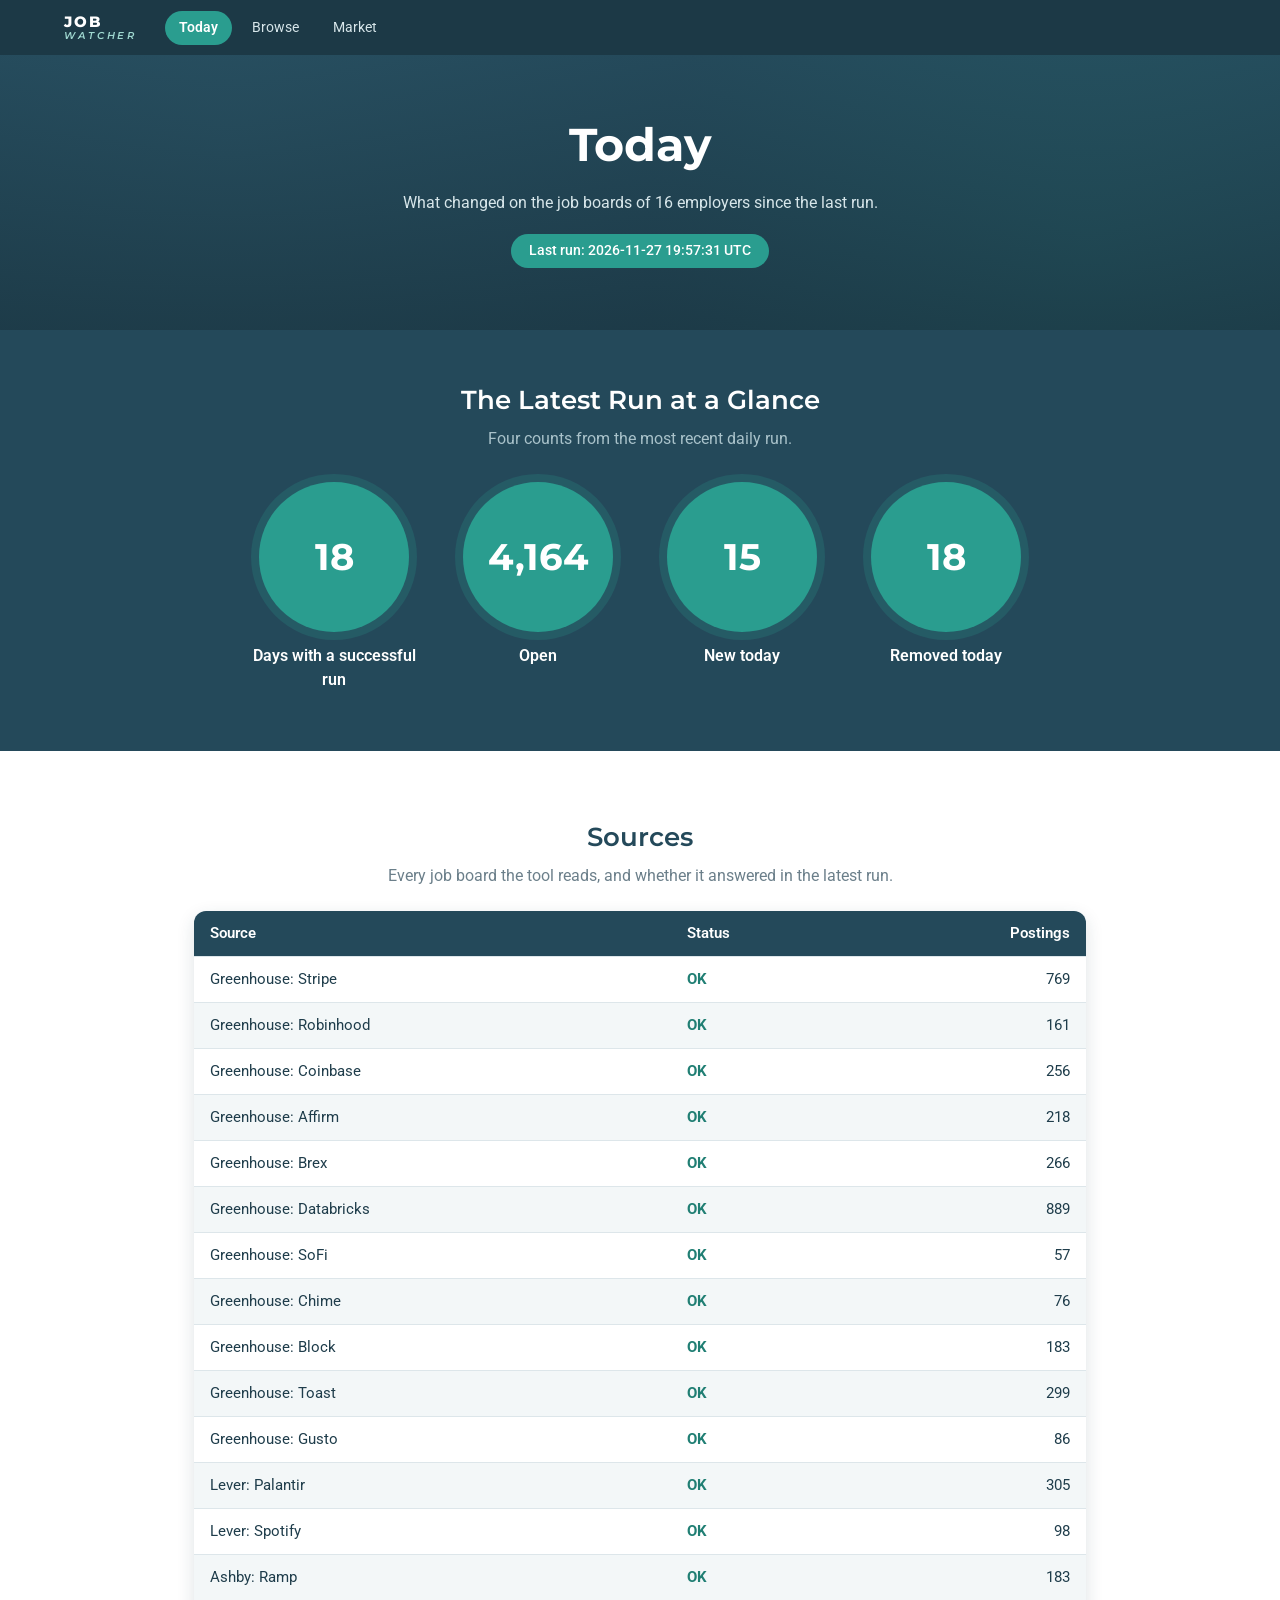
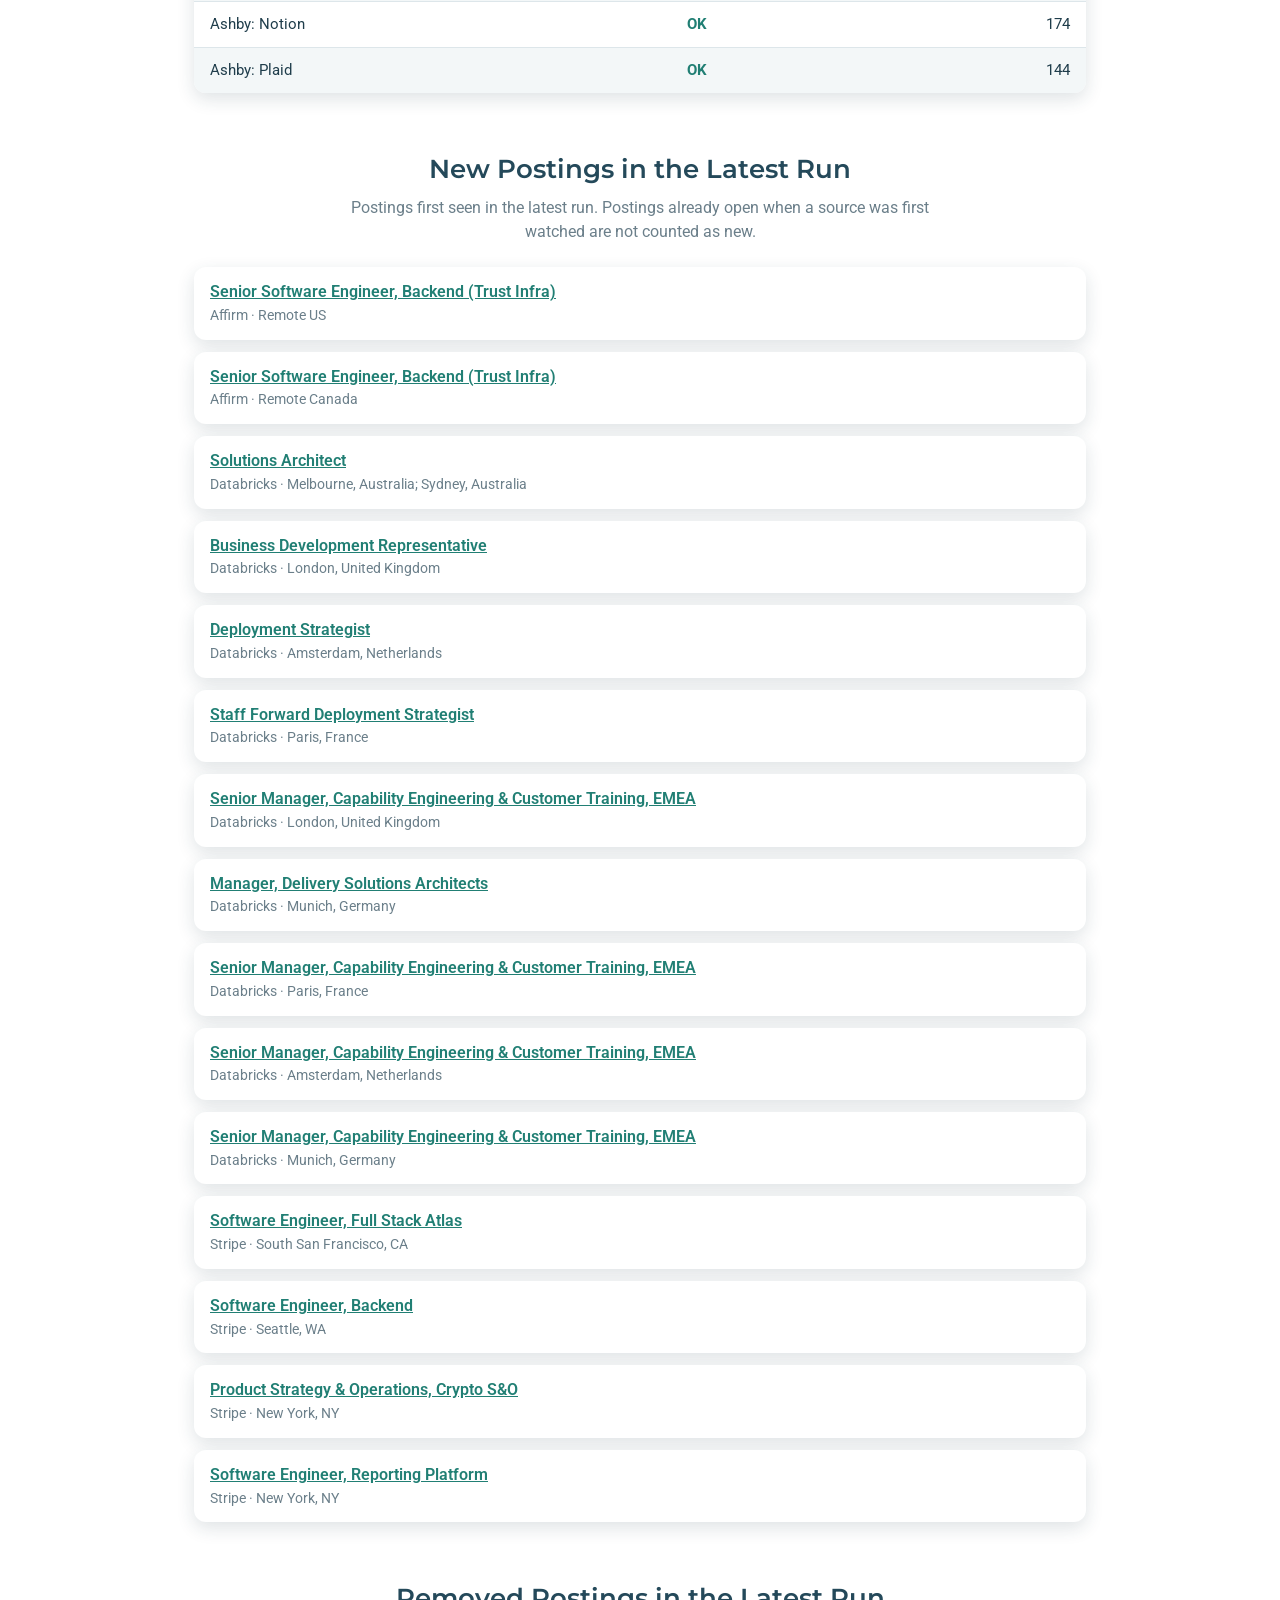
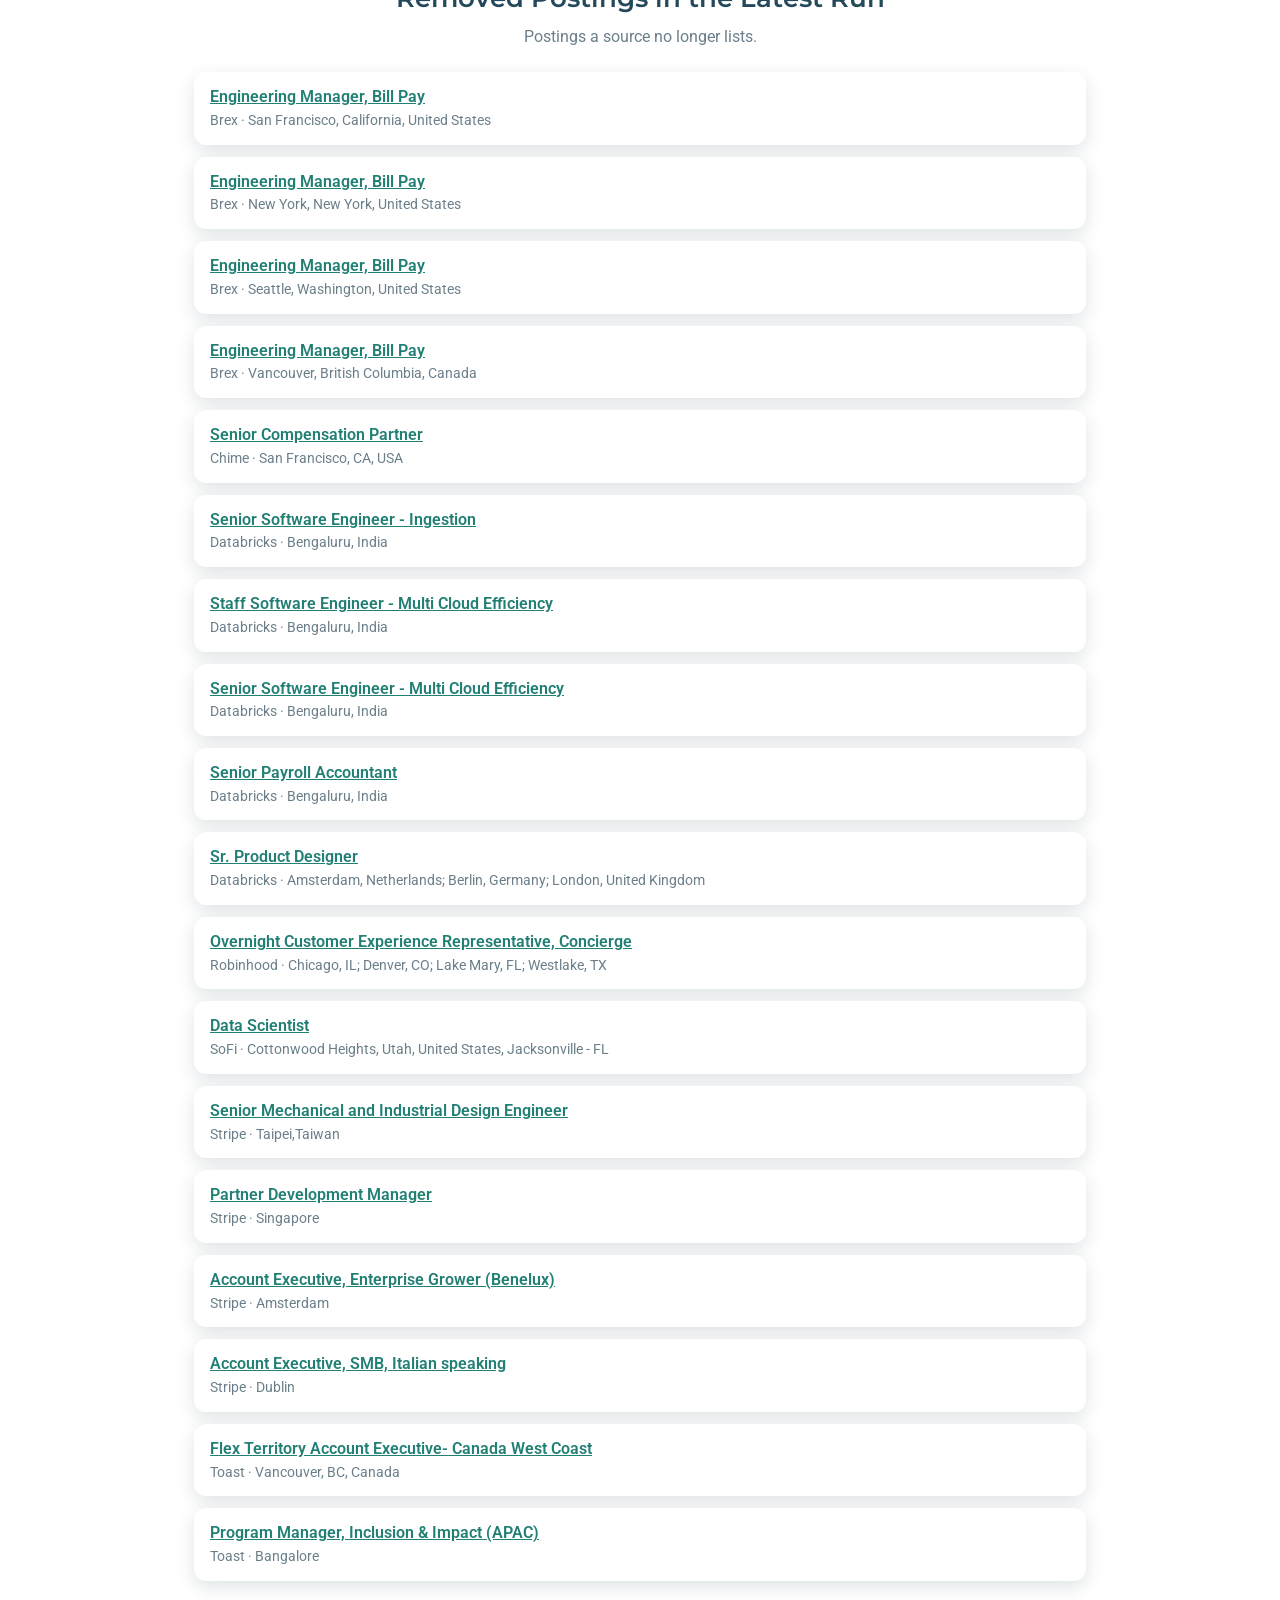
<file: index.html>
<!doctype html>
<html lang="en"><head><meta charset="utf-8"><meta name="viewport" content="width=device-width,initial-scale=1">
<title>Today · Job Watcher</title>
<link rel="manifest" href="manifest.webmanifest"><meta name="theme-color" content="#1c3946">
<link rel="icon" href="assets/icon-192.png"><link rel="apple-touch-icon" href="assets/icon-192.png">
<link rel="preconnect" href="https://fonts.googleapis.com"><link rel="preconnect" href="https://fonts.gstatic.com" crossorigin>
<link href="https://fonts.googleapis.com/css2?family=Montserrat:wght@500;600;700;800&family=Roboto:wght@400;500;700&display=swap" rel="stylesheet">
<link rel="stylesheet" href="assets/style.css"></head><body>
<nav id="nav"></nav>
<header class="hero"><h1>Today</h1><p>What changed on the job boards of 16 employers since the last run.</p><span class="stamp" id="runtime">Loading…</span></header>
<section class="band"><h2>The Latest Run at a Glance</h2><p class="lede">Four counts from the most recent daily run.</p><div class="circles" id="cards"></div></section>
<main>
<h2>Sources</h2>
<p class="lede">Every job board the tool reads, and whether it answered in the latest run.</p>
<div id="sources"></div>
<h2>New Postings in the Latest Run</h2>
<p class="lede">Postings first seen in the latest run. Postings already open when a source was first watched are not counted as new.</p>
<div id="new"></div>
<h2>Removed Postings in the Latest Run</h2>
<p class="lede">Postings a source no longer lists.</p>
<div id="removed"></div>
</main>
<script src="assets/app.js"></script>
<script>
(async () => {
  const { loadHistory, loadStatus, esc, fmt, sourceLabel } = JW;
  let status, rows;
  try { [status, rows] = await Promise.all([loadStatus(), loadHistory()]); }
  catch (e) { document.getElementById("runtime").textContent = "No data yet"; document.getElementById("new").innerHTML = '<div class="notice">No data yet. The pipeline has not completed its first run, or you are offline and nothing has been cached.</div>'; return; }
  document.getElementById("runtime").textContent = `Last run: ${status.run_time} UTC`;
  // the four counts come from the status file; the lists are computed from the history file
  const day = status.run_time.slice(0, 10);
  const newRows = rows.filter(r => r.first_seen === day && !r.first_run);
  const remRows = rows.filter(r => r.removed_date === day);
  const cards = [[status.days_with_success, "Days with a successful run"], [status.open, "Open"], [status.new_today, "New today"], [status.removed_today, "Removed today"]];
  document.getElementById("cards").innerHTML = cards.map(([n, l]) => `<div class="circle"><div class="disc"><span class="num">${fmt(n)}</span></div><div class="lbl">${l}</div></div>`).join("");
  const employer = {}; rows.forEach(r => employer[r.source] = r.employer);
  document.getElementById("sources").innerHTML = `<table><thead><tr><th>Source</th><th>Status</th><th class="num">Postings</th></tr></thead><tbody>` +
    status.sources.map(s => `<tr><td>${esc(sourceLabel(s.name, employer[s.name]))}</td><td class="${s.ok ? "ok" : "fail"}">${s.ok ? "OK" : "Failed"}</td><td class="num">${fmt(s.count)}</td></tr>`).join("") + `</tbody></table>`;
  const list = rs => rs.length ? `<ul class="postings">` + rs.map(r => `<li><div class="main"><div class="title"><a href="${esc(r.url)}" target="_blank" rel="noopener">${esc(r.title || "(untitled)")}</a></div>
    <div class="small muted">${esc(r.employer)} · ${esc(r.location || "no location")}${r.in_role ? ' <span class="pill">In role</span>' : ""}</div></div></li>`).join("") + `</ul>` : `<div class="empty">None in the latest run.</div>`;
  document.getElementById("new").innerHTML = list(newRows);
  document.getElementById("removed").innerHTML = list(remRows);
})();
</script>
</body></html>
</file>
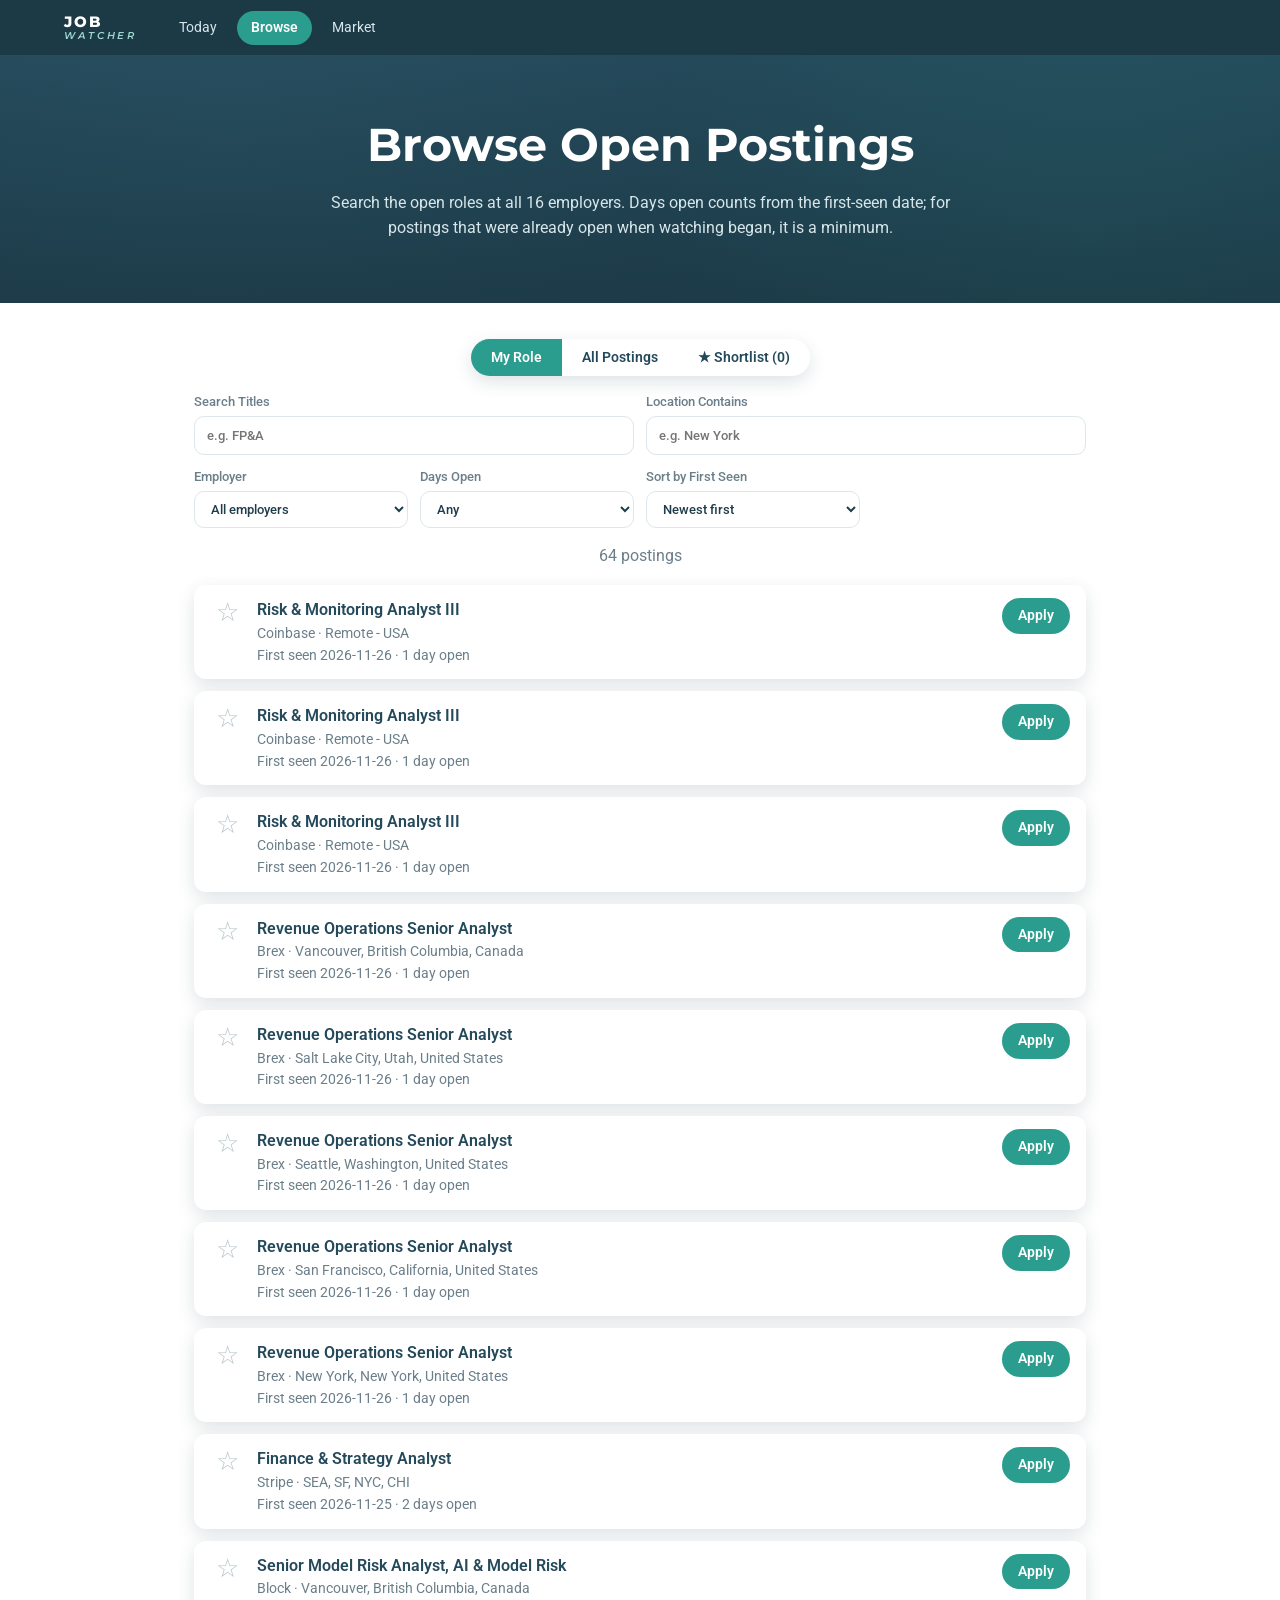
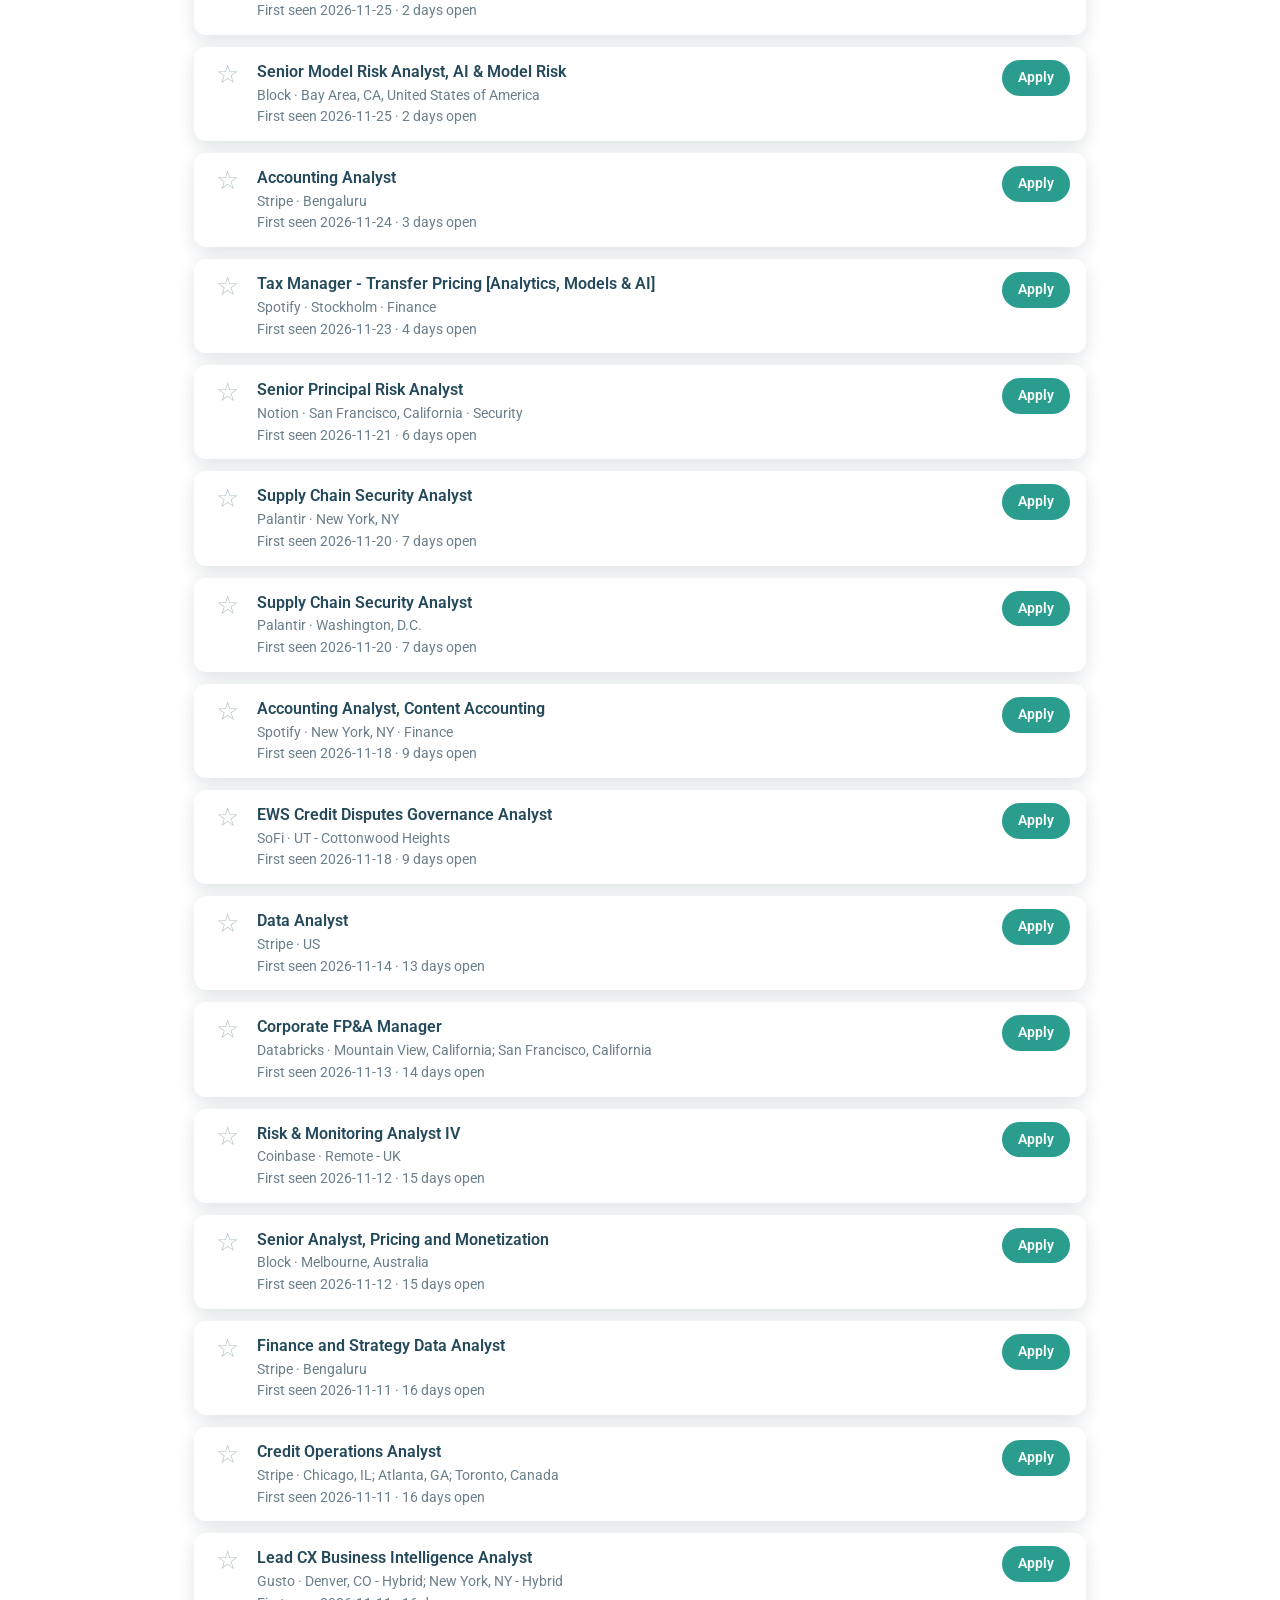
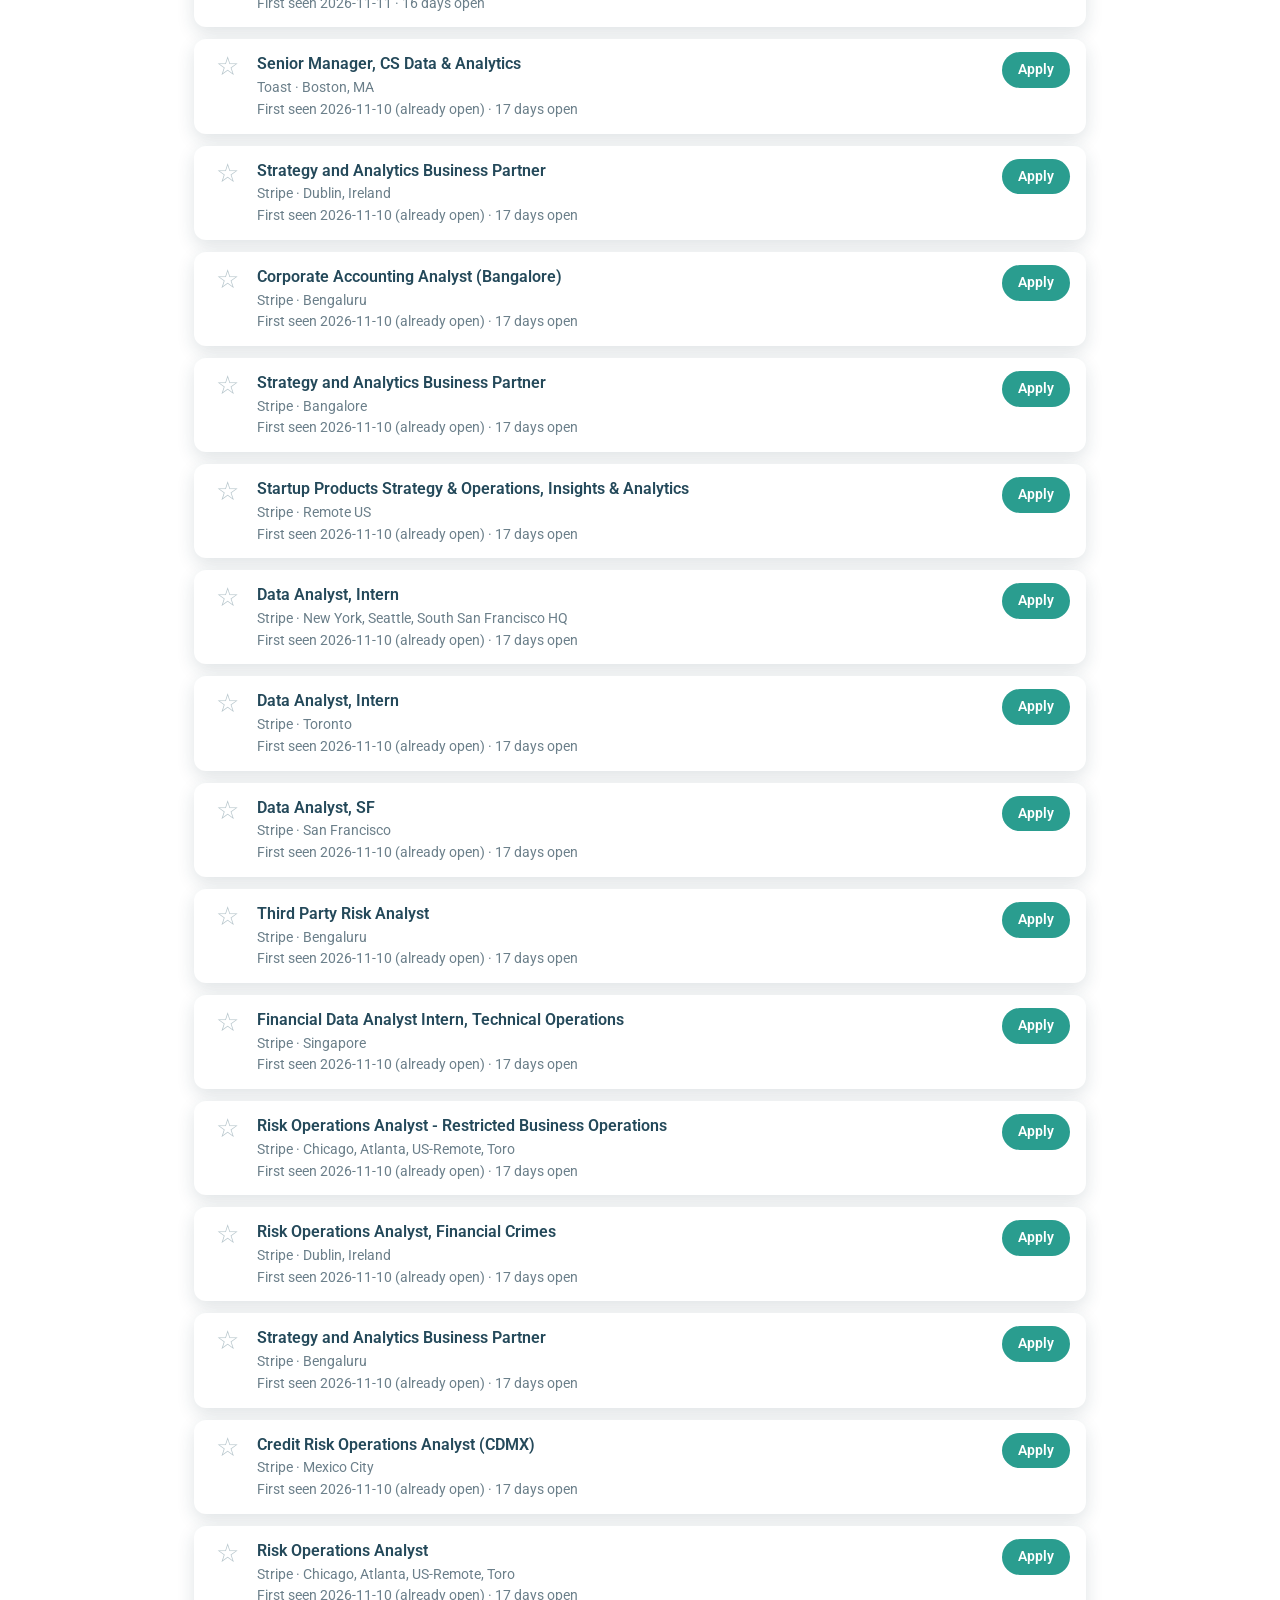
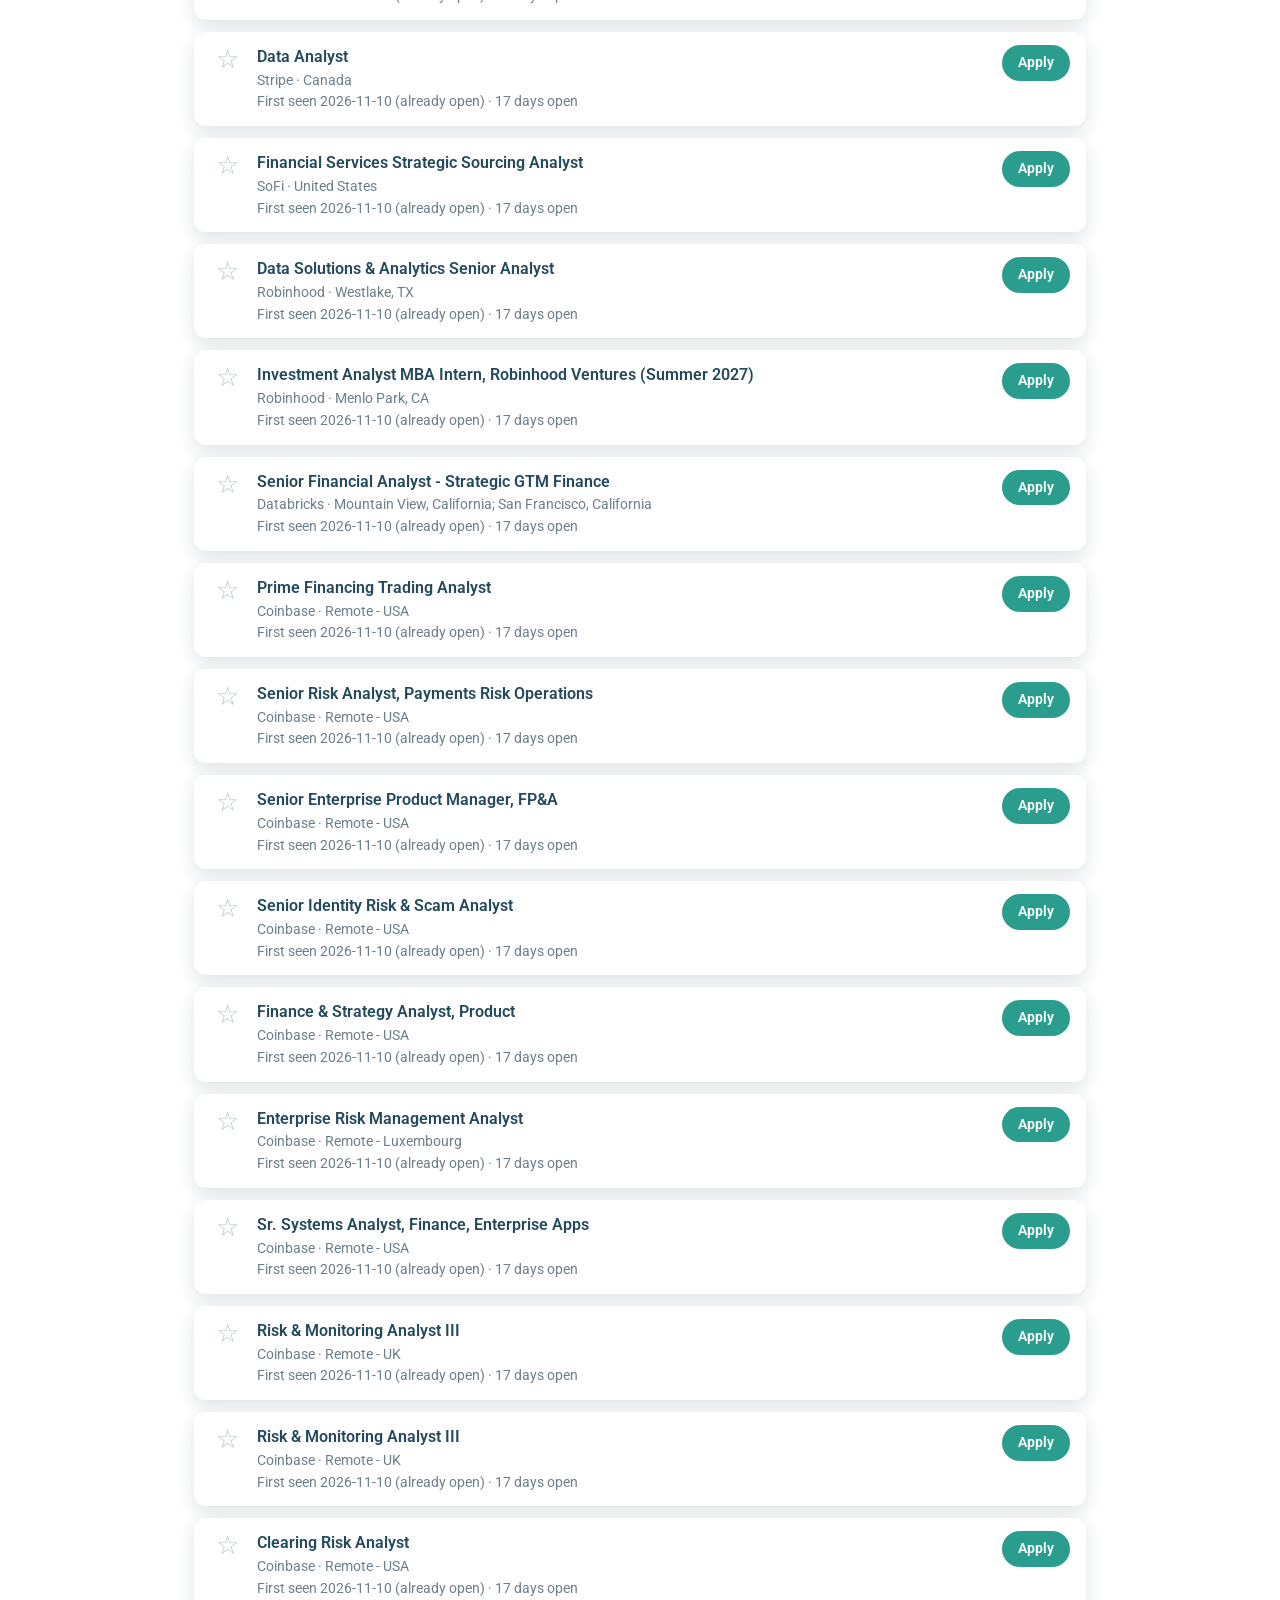
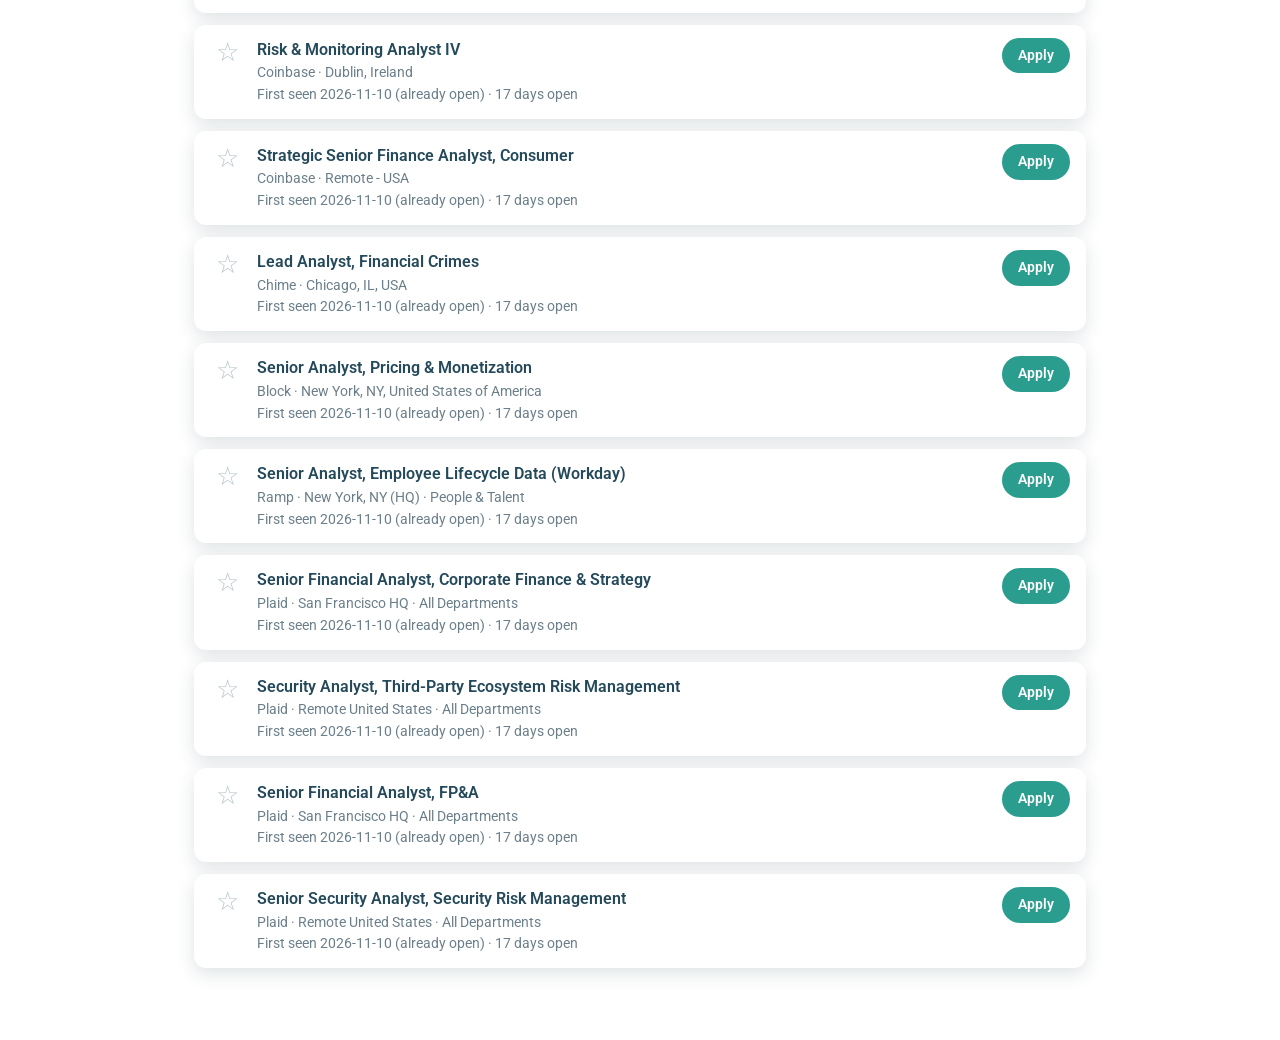
<file: browse.html>
<!doctype html>
<html lang="en"><head><meta charset="utf-8"><meta name="viewport" content="width=device-width,initial-scale=1">
<title>Browse · Job Watcher</title>
<link rel="manifest" href="manifest.webmanifest"><meta name="theme-color" content="#1c3946">
<link rel="icon" href="assets/icon-192.png"><link rel="apple-touch-icon" href="assets/icon-192.png">
<link rel="preconnect" href="https://fonts.googleapis.com"><link rel="preconnect" href="https://fonts.gstatic.com" crossorigin>
<link href="https://fonts.googleapis.com/css2?family=Montserrat:wght@500;600;700;800&family=Roboto:wght@400;500;700&display=swap" rel="stylesheet">
<link rel="stylesheet" href="assets/style.css"></head><body>
<nav id="nav"></nav>
<header class="hero"><h1>Browse Open Postings</h1><p>Search the open roles at all 16 employers. Days open counts from the first-seen date; for postings that were already open when watching began, it is a minimum.</p></header>
<main>
<div class="toolbar">
<div class="seg" role="group" aria-label="Scope"><button id="scopeRole" aria-pressed="true">My Role</button><button id="scopeAll" aria-pressed="false">All Postings</button><button id="scopeShort" aria-pressed="false">★ Shortlist (<span id="shortN">0</span>)</button></div>
</div>
<div class="filters">
  <div class="pair">
    <label>Search Titles<input id="q" type="search" placeholder="e.g. FP&amp;A"></label>
    <label>Location Contains<input id="loc" list="locs" placeholder="e.g. New York"><datalist id="locs"></datalist></label>
  </div>
  <label>Employer<select id="emp"><option value="">All employers</option></select></label>
  <label>Days Open<select id="days"><option value="0">Any</option><option value="7">7 or more</option><option value="14">14 or more</option><option value="30">30 or more</option><option value="90">90 or more</option></select></label>
  <label>Sort by First Seen<select id="sort"><option value="new">Newest first</option><option value="old">Oldest first</option></select></label>
</div>
<p id="count" class="muted"></p>
<div id="list"></div>
<p style="text-align:center"><button class="btn" id="more" hidden>Show More</button></p>
</main>
<script src="assets/app.js"></script>
<script>
(async () => {
  const { loadHistory, esc, dayNum } = JW;
  let rows, allRows;
  try { allRows = await loadHistory(); rows = allRows.filter(r => r.status === "open"); }
  catch (e) { document.getElementById("list").innerHTML = '<div class="notice">No data yet. Come back after the first pipeline run.</div>'; return; }
  const lastRun = rows.reduce((m, r) => r.last_seen > m ? r.last_seen : m, "");
  rows.forEach(r => r.daysOpen = dayNum(lastRun) - dayNum(r.first_seen));
  const KEY = "jobwatcher.shortlist";
  const load = () => { try { return new Set(JSON.parse(localStorage.getItem(KEY) || "[]")); } catch (e) { return new Set(); } };
  const save = s => { try { localStorage.setItem(KEY, JSON.stringify([...s])); } catch (e) {} };
  const stars = load();
  const $ = id => document.getElementById(id);
  let view = "role", shown = 100;  // view: role | all | short
  $("emp").innerHTML += [...new Set(rows.map(r => r.employer))].sort().map(e => `<option>${esc(e)}</option>`).join("");
  $("locs").innerHTML = [...new Set(rows.map(r => r.location).filter(Boolean))].sort().map(l => `<option value="${esc(l)}">`).join("");

  function render() {
    const q = $("q").value.trim().toLowerCase(), emp = $("emp").value, loc = $("loc").value.trim().toLowerCase(), md = +$("days").value;
    // the shortlist shows every starred posting (any role, and ones since removed); other views show open postings
    const base = view === "short" ? allRows.filter(r => stars.has(r.posting_id)) : rows;
    let out = base.filter(r => (view !== "role" || r.in_role) && (!emp || r.employer === emp) && (!loc || r.location.toLowerCase().includes(loc)) &&
      (view === "short" || r.daysOpen >= md) && (!q || r.title.toLowerCase().includes(q)));
    $("shortN").textContent = stars.size;
    out.sort((a, b) => a.first_seen === b.first_seen ? (a.posting_id < b.posting_id ? -1 : 1) : (a.first_seen < b.first_seen ? -1 : 1));
    if ($("sort").value === "new") out.reverse();
    $("count").textContent = `${out.length.toLocaleString("en-US")} posting${out.length === 1 ? "" : "s"}`;
    $("list").innerHTML = out.length ? `<ul class="postings">` + out.slice(0, shown).map(r => `<li><button class="star ${stars.has(r.posting_id) ? "on" : ""}" data-id="${esc(r.posting_id)}" aria-label="Save to shortlist" aria-pressed="${stars.has(r.posting_id)}">${stars.has(r.posting_id) ? "★" : "☆"}</button>
      <div class="main"><div class="title">${esc(r.title || "(untitled)")}</div><div class="small muted">${esc(r.employer)} · ${esc(r.location || "no location")}${r.department ? " · " + esc(r.department) : ""}</div>
      <div class="small muted">First seen ${r.first_seen}${r.first_run ? " (already open)" : ""} · ${r.status === "removed" ? '<span class="pill">Removed ' + r.removed_date + "</span>" : r.daysOpen + " day" + (r.daysOpen === 1 ? "" : "s") + " open"}</div></div>
      <a class="apply" href="${esc(r.url)}" target="_blank" rel="noopener">Apply</a></li>`).join("") + `</ul>` : `<div class="empty">${view === "short" ? "Your shortlist is empty. Tap ☆ on a posting to save it here." : "No postings match." + (view === "role" ? " Try “All postings”." : "")}</div>`;
    $("more").hidden = out.length <= shown;
  }
  $("list").addEventListener("click", e => {
    const b = e.target.closest(".star"); if (!b) return;
    const id = b.dataset.id; stars.has(id) ? stars.delete(id) : stars.add(id); save(stars); render();
  });
  ["q", "emp", "loc", "days", "sort"].forEach(id => $(id).addEventListener("input", () => { shown = 100; render(); }));
  $("more").addEventListener("click", () => { shown += 100; render(); });
  const tabs = [["scopeRole", "role"], ["scopeAll", "all"], ["scopeShort", "short"]];
  tabs.forEach(([id, v]) => $(id).addEventListener("click", () => {
    view = v; tabs.forEach(([i, w]) => $(i).setAttribute("aria-pressed", w === v)); shown = 100; render();
  }));
  render();
})();
</script>
</body></html>
</file>
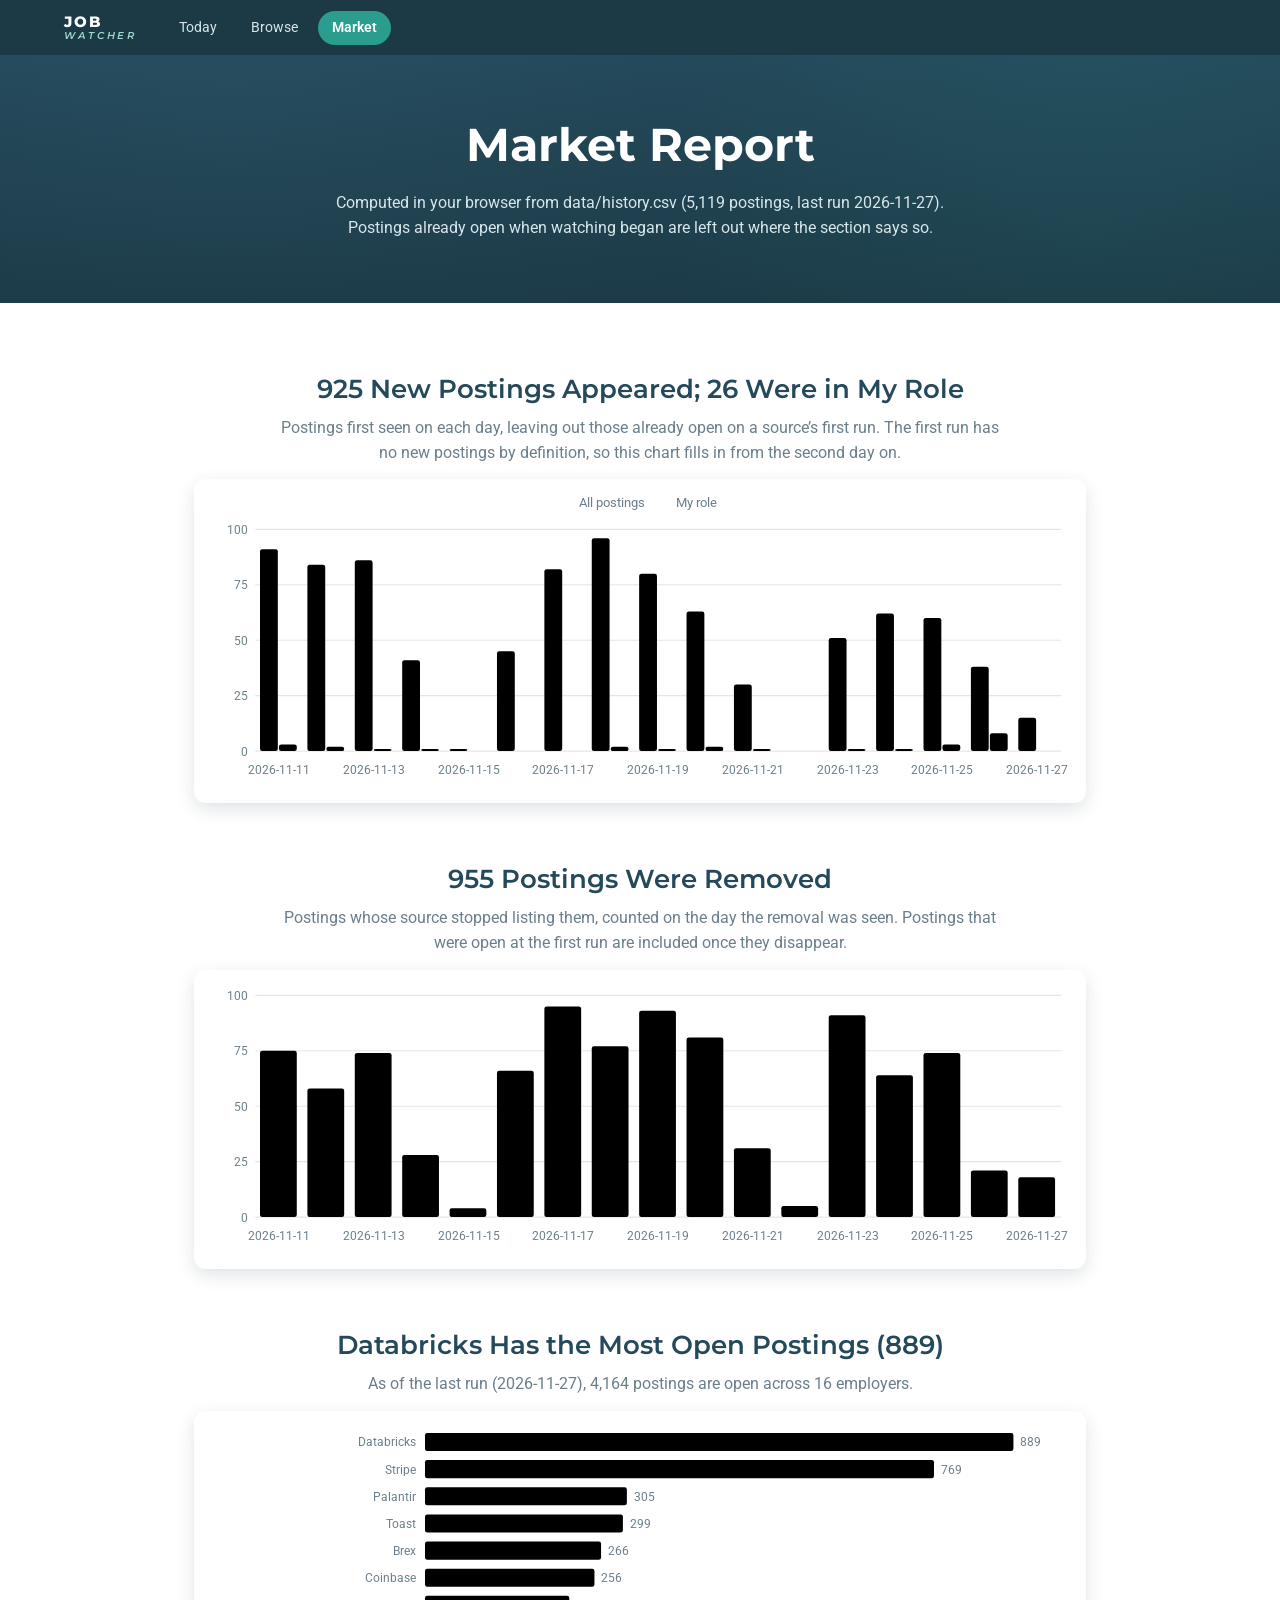
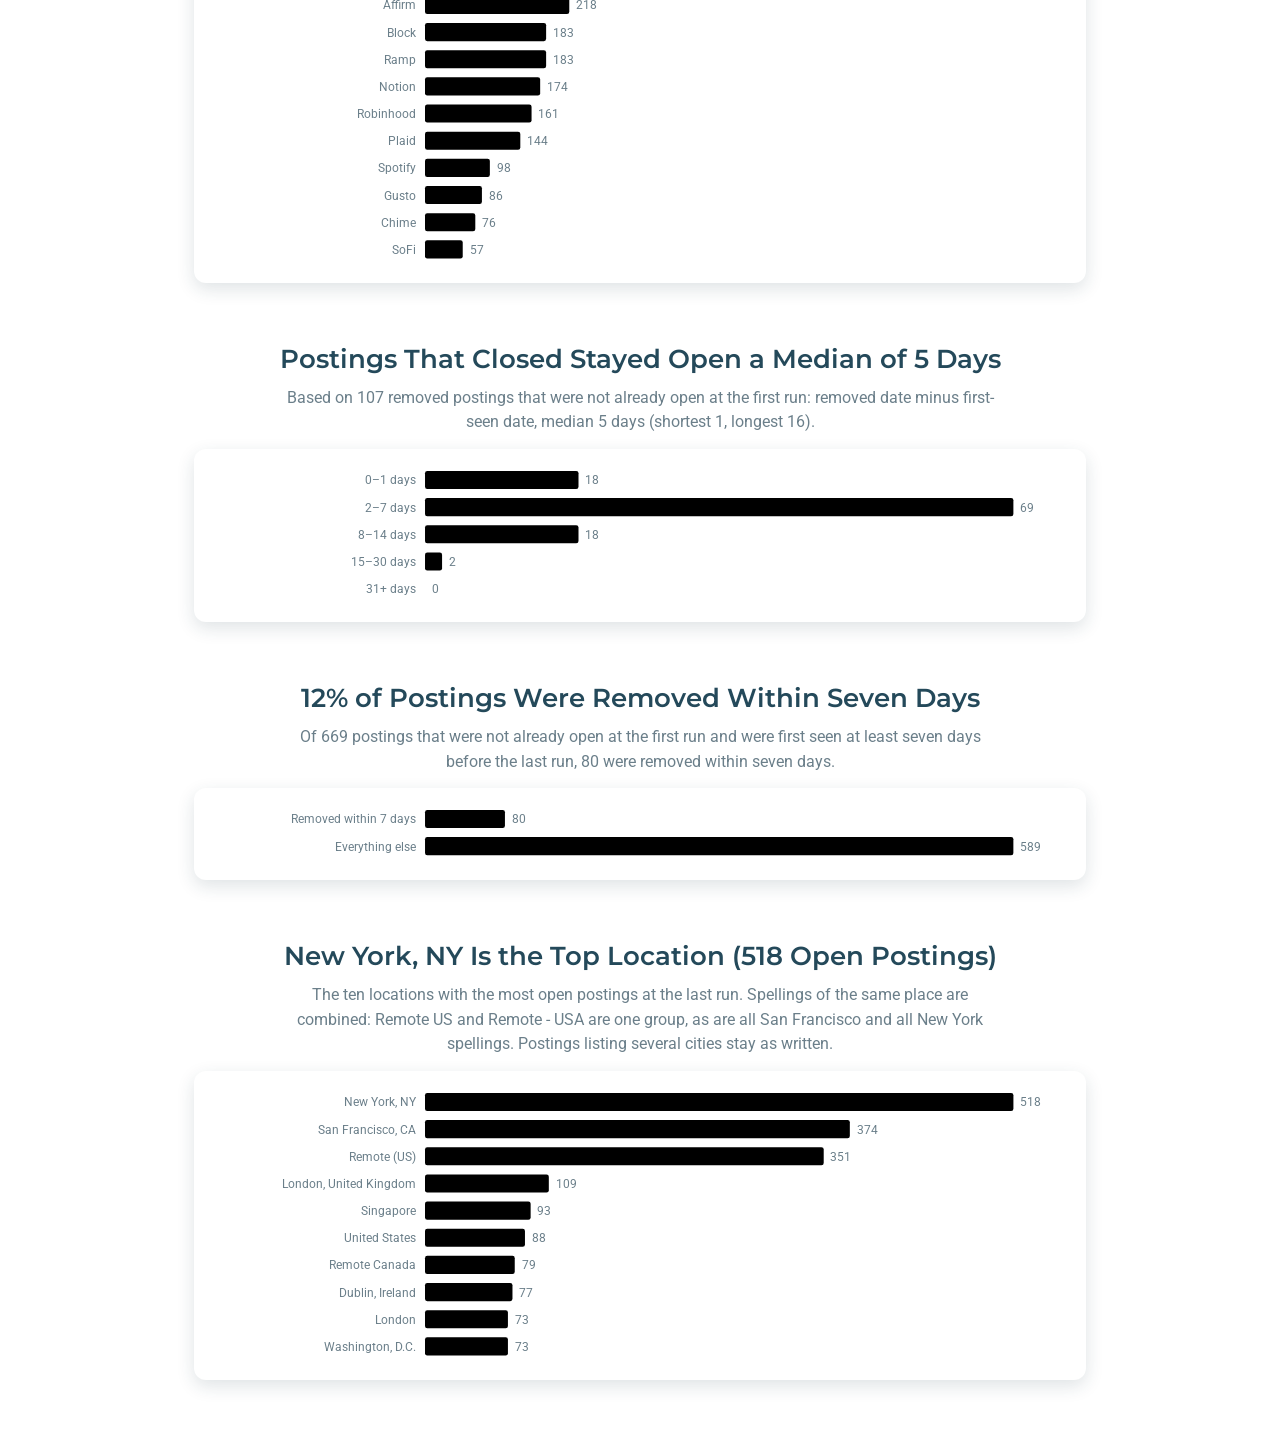
<file: market.html>
<!doctype html>
<html lang="en"><head><meta charset="utf-8"><meta name="viewport" content="width=device-width,initial-scale=1">
<title>Market · Job Watcher</title>
<link rel="manifest" href="manifest.webmanifest"><meta name="theme-color" content="#1c3946">
<link rel="icon" href="assets/icon-192.png"><link rel="apple-touch-icon" href="assets/icon-192.png">
<link rel="preconnect" href="https://fonts.googleapis.com"><link rel="preconnect" href="https://fonts.gstatic.com" crossorigin>
<link href="https://fonts.googleapis.com/css2?family=Montserrat:wght@500;600;700;800&family=Roboto:wght@400;500;700&display=swap" rel="stylesheet">
<link rel="stylesheet" href="assets/style.css"></head><body>
<nav id="nav"></nav>
<header class="hero"><h1>Market Report</h1><p id="intro">Loading…</p></header>
<main>
<div id="report"></div>
</main>
<script src="assets/app.js"></script><script src="assets/market.js"></script><script src="assets/charts.js"></script>
<script>
(async () => {
  let rows;
  try { rows = await JW.loadHistory(); } catch (e) { document.getElementById("intro").textContent = "No data yet. Come back after the first pipeline run."; return; }
  const m = JWMarket.compute(rows), C = JWCharts, $ = x => x.toLocaleString("en-US");
  const days = [...new Set([...m.newAll, ...m.newRole, ...m.removedPerDay].map(p => p[0]))].sort();
  const total = a => a.reduce((s, p) => s + p[1], 0);
  document.getElementById("intro").textContent = `Computed in your browser from data/history.csv (${$(rows.length)} postings, last run ${m.lastRun}). Postings already open when watching began are left out where the section says so.`;
  const sec = (title, text, chart) => `<section class="finding"><h2>${JW.titleCase(title)}</h2><p>${text}</p><div class="chart">${chart}</div></section>`;
  const topEmp = m.openByEmployer[0], topLoc = m.topLocations[0];
  const md = m.daysOpen.median, q = m.quick;
  const html = [
    sec(days.length ? `${$(total(m.newAll))} new postings appeared; ${$(total(m.newRole))} were in my role` : "New postings per day: waiting for a second run",
      "Postings first seen on each day, leaving out those already open on a source’s first run. The first run has no new postings by definition, so this chart fills in from the second day on.",
      C.columns(days, [{ label: "All postings", color: "var(--chart2)", points: m.newAll }, { label: "My role", color: "var(--chart)", points: m.newRole }], { label: "New postings per day" })),
    sec(m.removedPerDay.length ? `${$(total(m.removedPerDay))} postings were removed` : "No postings have been removed yet",
      "Postings whose source stopped listing them, counted on the day the removal was seen. Postings that were open at the first run are included once they disappear.",
      C.columns(m.removedPerDay.map(p => p[0]), [{ label: "Removed", color: "var(--chart)", points: m.removedPerDay }], { label: "Removed postings per day" })),
    sec(topEmp ? `${topEmp[0]} has the most open postings (${$(topEmp[1])})` : "Open postings per employer",
      `As of the last run (${m.lastRun || "n/a"}), ${$(total(m.openByEmployer))} postings are open across ${m.openByEmployer.length} employers.`,
      C.hbars(m.openByEmployer, { label: "Open postings per employer" })),
    sec(md === null ? "Days open: no completed postings yet" : `Postings that closed stayed open a median of ${md} day${md === 1 ? "" : "s"}`,
      md === null ? "This needs postings that were first seen after watching began and have since been removed." :
      `Based on ${$(m.daysOpen.n)} removed postings that were not already open at the first run: removed date minus first-seen date, median ${md} days (shortest ${$(Math.min(...m.daysOpen.values))}, longest ${$(Math.max(...m.daysOpen.values))}).`,
      C.hbars(histogram(m.daysOpen.values), { label: "Days open for removed postings" })),
    sec(q.share === null ? "Share removed within seven days: not enough history yet" : `${(q.share * 100).toLocaleString("en-US", {maximumFractionDigits: 1})}% of postings were removed within seven days`,
      q.share === null ? "This needs postings first seen at least seven days before the last run." :
      `Of ${$(q.cohort)} postings that were not already open at the first run and were first seen at least seven days before the last run, ${$(q.removedWithin7)} were removed within seven days.`,
      C.hbars([["Removed within 7 days", q.removedWithin7], ["Everything else", q.cohort - q.removedWithin7]], { label: "Share removed within seven days" })),
    sec(topLoc ? `${topLoc[0]} is the top location (${$(topLoc[1])} open postings)` : "Top locations",
      "The ten locations with the most open postings at the last run. Spellings of the same place are combined: Remote US and Remote - USA are one group, as are all San Francisco and all New York spellings. Postings listing several cities stay as written.",
      C.hbars(m.topLocations, { label: "Top locations among open postings" })),
  ];
  function histogram(vals) {
    if (!vals.length) return [];
    const bins = [["0–1 days", 0, 1], ["2–7 days", 2, 7], ["8–14 days", 8, 14], ["15–30 days", 15, 30], ["31+ days", 31, 1e9]];
    return bins.map(([l, lo, hi]) => [l, vals.filter(v => v >= lo && v <= hi).length]);
  }
  document.getElementById("report").innerHTML = html.join("");
})();
</script>
</body></html>
</file>
<file: assets/style.css>
/* One look for all three pages: deep teal-navy, bright teal accent, white sections, Montserrat headings. */
:root{--navy:#24495a;--navy-dark:#1c3946;--teal:#2a9d8f;--teal-dark:#217f74;--ink:#1f3d4b;--muted:#6b7f8a;--line:#dde6ea;--bg:#fff;--soft:#f3f7f8;--bad:#b3261e;--star:#e0a100;--shadow:0 6px 18px rgba(28,57,70,.14)}
*{box-sizing:border-box}
body{margin:0;background:var(--bg);color:var(--ink);font:16px/1.55 "Roboto",system-ui,-apple-system,"Segoe UI",sans-serif}
h1,h2,.brand,.card .num,.circle .num{font-family:"Montserrat","Roboto",system-ui,sans-serif}
a{color:var(--teal-dark)}

/* navigation + hero (hero sits behind the nav like the reference) */
nav.top{display:flex;align-items:center;gap:6px;padding:0 5%;background:var(--navy-dark);flex-wrap:wrap;position:sticky;top:0;z-index:5}
nav.top .brand{font-weight:800;letter-spacing:.14em;font-size:.95rem;margin-right:22px;padding:14px 0;color:#fff;text-decoration:none;text-transform:uppercase;line-height:1.1}
nav.top .brand small{display:block;font-size:.6rem;letter-spacing:.3em;color:#9fd8d0;font-weight:600;font-style:italic}
nav.top a.link{padding:6px 14px;margin:8px 0;color:#d7e6ea;text-decoration:none;border-radius:99px;font-size:.88rem}
nav.top a.link:hover{color:#fff}
nav.top a.link[aria-current=page]{background:var(--teal);color:#fff;font-weight:600}
.hero{background:linear-gradient(rgba(36,73,90,.88),rgba(28,57,70,.92)),radial-gradient(circle at 18% 30%,#3d7487 0,transparent 45%),radial-gradient(circle at 85% 70%,#2a9d8f 0,transparent 40%),var(--navy);background-blend-mode:normal;color:#fff;text-align:center;padding:54px 5% 62px}
.hero h1{margin:0 0 10px;font-size:clamp(1.9rem,5vw,2.9rem);font-weight:700}
.hero p{margin:0 auto;max-width:640px;color:#d7e6ea}
.hero .stamp{display:inline-block;margin-top:18px;background:var(--teal);color:#fff;border-radius:99px;padding:6px 18px;font-size:.88rem;font-weight:500}

main{max-width:1020px;margin:0 auto;padding:10px 5% 56px}
main h2,.band h2{font-size:1.65rem;font-weight:600;color:var(--navy);text-align:center;margin:56px 0 6px}
.band h2{color:#fff;margin-top:0}
.lede{text-align:center;color:var(--muted);max-width:640px;margin:0 auto 22px}
.muted{color:var(--muted)}.small{font-size:.875rem}

/* four counts in teal circles on a dark band, like "How It Works" */
.band{background:var(--navy);color:#fff;padding:50px 5% 58px}
.band .lede{color:#a9c2ca}
.circles{display:flex;justify-content:center;gap:34px;flex-wrap:wrap;max-width:1020px;margin:30px auto 0}
.circle{width:min(100%,170px);text-align:center}
.circle .disc{width:150px;height:150px;border-radius:50%;background:var(--teal);margin:0 auto 12px;display:flex;align-items:center;justify-content:center;box-shadow:0 0 0 8px rgba(42,157,143,.22)}
.circle .num{font-size:2.3rem;font-weight:700;color:#fff}
.circle .lbl{font-weight:600}

/* tables, lists, cards */
table{width:100%;border-collapse:collapse;background:#fff;border-radius:12px;overflow:hidden;box-shadow:var(--shadow)}
th,td{padding:11px 16px;text-align:left;border-bottom:1px solid var(--line);font-size:.93rem}
th{background:var(--navy);color:#fff;font-weight:600}tr:last-child td{border-bottom:0}tbody tr:nth-child(even){background:var(--soft)}
td.num,th.num{text-align:right}
.ok{color:var(--teal-dark);font-weight:700}.fail{color:var(--bad);font-weight:700}
ul.postings{list-style:none;padding:0;margin:0}
ul.postings li{background:#fff;border-radius:12px;box-shadow:var(--shadow);padding:13px 16px;margin:12px 0;display:flex;gap:12px;align-items:flex-start}
ul.postings .main{flex:1;min-width:0}.title{font-weight:600;color:var(--navy)}
.pill{display:inline-block;background:var(--soft);border:1px solid var(--line);border-radius:99px;padding:0 9px;font-size:.76rem;color:var(--navy);margin-left:4px}
.star{background:none;border:0;font-size:1.6rem;cursor:pointer;color:#b7c6cc;line-height:1;padding:2px 6px}.star.on{color:var(--star)}
.apply{white-space:nowrap;background:var(--teal);color:#fff;padding:7px 16px;border-radius:99px;text-decoration:none;font-weight:600;font-size:.88rem}
.apply:hover{background:var(--teal-dark)}

/* browse controls */
.toolbar{display:flex;justify-content:center;margin:26px 0 8px}
.seg{display:inline-flex;border-radius:99px;overflow:hidden;box-shadow:var(--shadow);background:#fff;flex-wrap:wrap}
.seg button{border:0;padding:10px 20px;background:#fff;color:var(--navy);font:600 .9rem "Roboto",sans-serif;cursor:pointer}
.seg button[aria-pressed=true]{background:var(--teal);color:#fff}
.filters{display:grid;grid-template-columns:repeat(auto-fit,minmax(170px,1fr));gap:12px;margin:16px 0}
.filters .pair{grid-column:1/-1;display:grid;grid-template-columns:1fr 1fr;gap:12px}
.filters label{display:flex;flex-direction:column;font-size:.8rem;color:var(--muted);gap:4px;font-weight:500}
input,select{font:inherit;padding:9px 12px;border:1px solid var(--line);border-radius:10px;background:#fff;color:var(--ink);width:100%}
input:focus,select:focus{outline:2px solid var(--teal);border-color:var(--teal)}
button.btn{font:600 .9rem "Roboto",sans-serif;padding:10px 22px;border:0;border-radius:99px;background:var(--teal);color:#fff;cursor:pointer}
#count{text-align:center}

.empty,.notice{background:var(--soft);border:1px dashed var(--line);border-radius:12px;padding:18px;color:var(--muted);text-align:center}
.chart{background:#fff;border-radius:12px;box-shadow:var(--shadow);padding:14px 16px;margin:14px 0}
.chart svg{width:100%;height:auto;display:block}.chart text{fill:var(--muted);font-size:11px}
.legend{display:flex;gap:16px;font-size:.82rem;color:var(--muted);margin-bottom:4px;justify-content:center}.legend i{display:inline-block;width:10px;height:10px;border-radius:2px;margin-right:5px}
.finding p{text-align:center;color:var(--muted);max-width:720px;margin:0 auto 6px}
@media(max-width:560px){ul.postings li{flex-wrap:wrap}.circles{gap:22px}}
</file>
